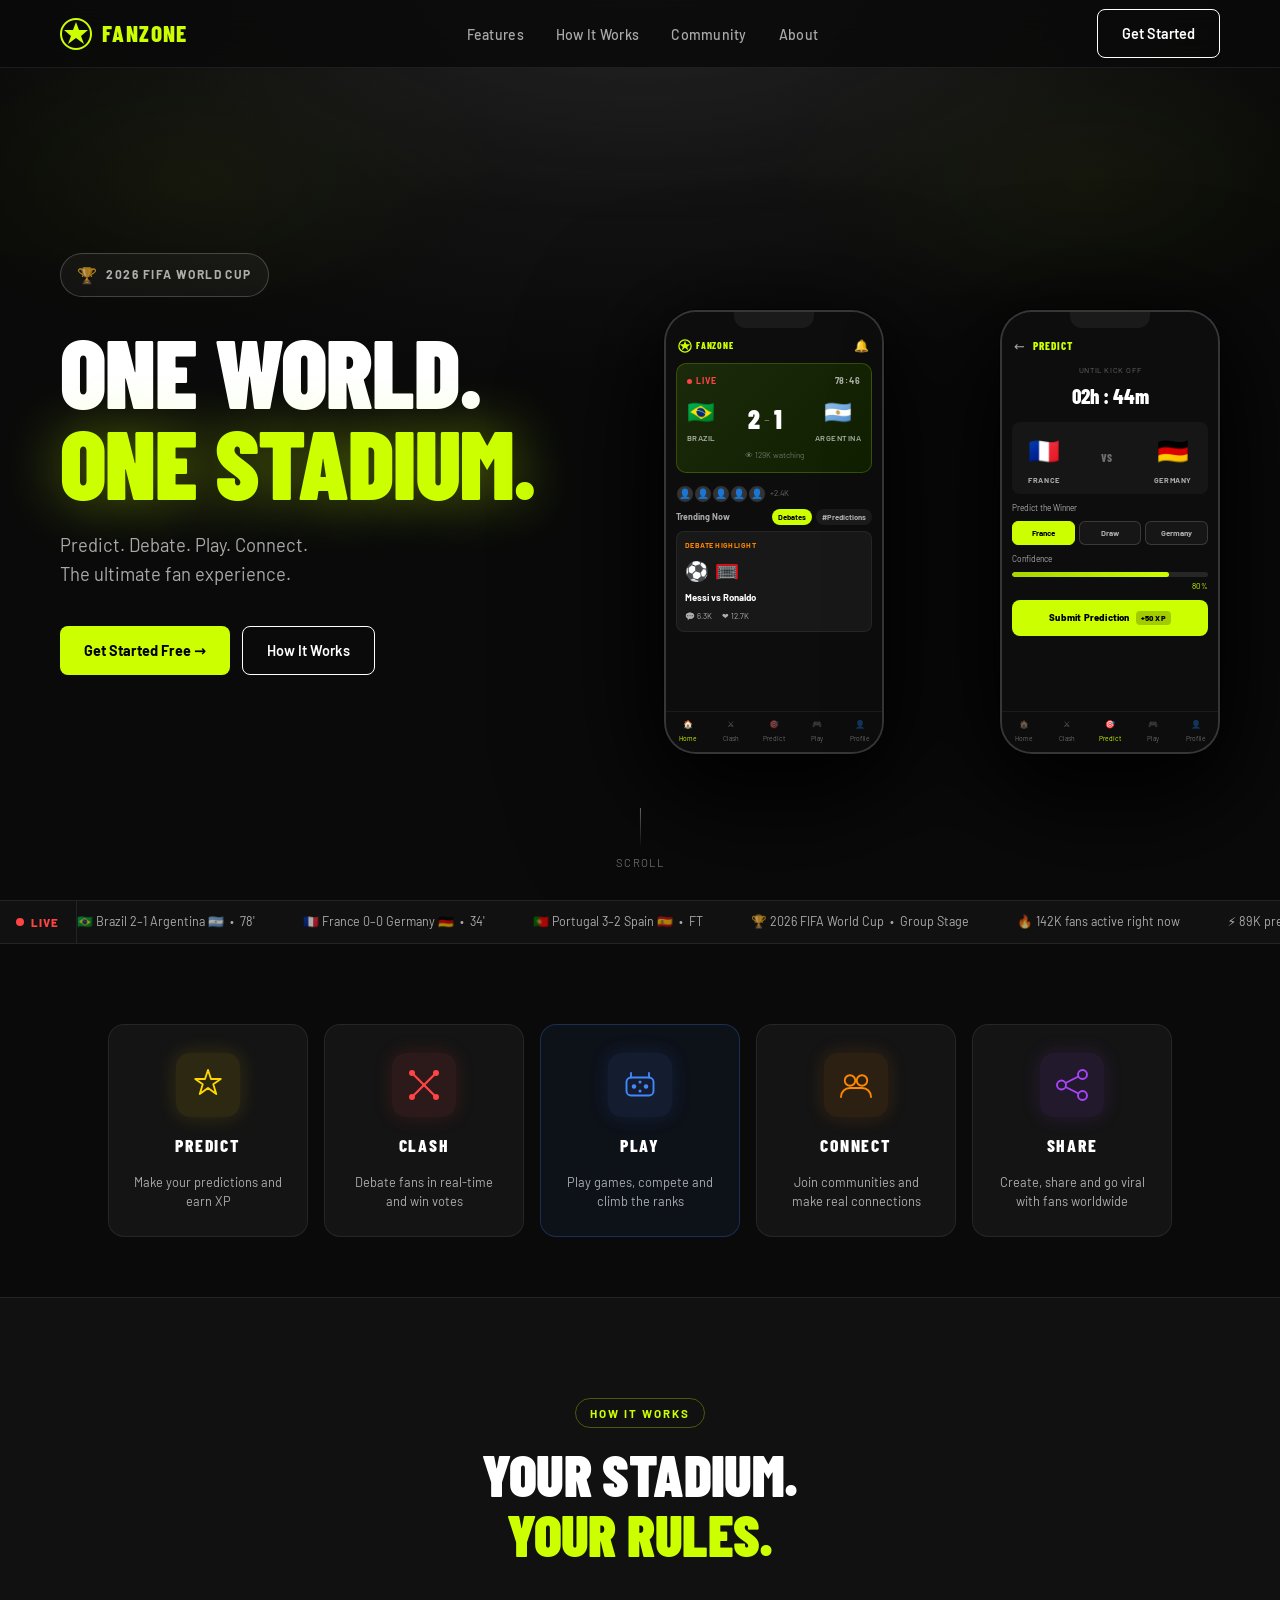
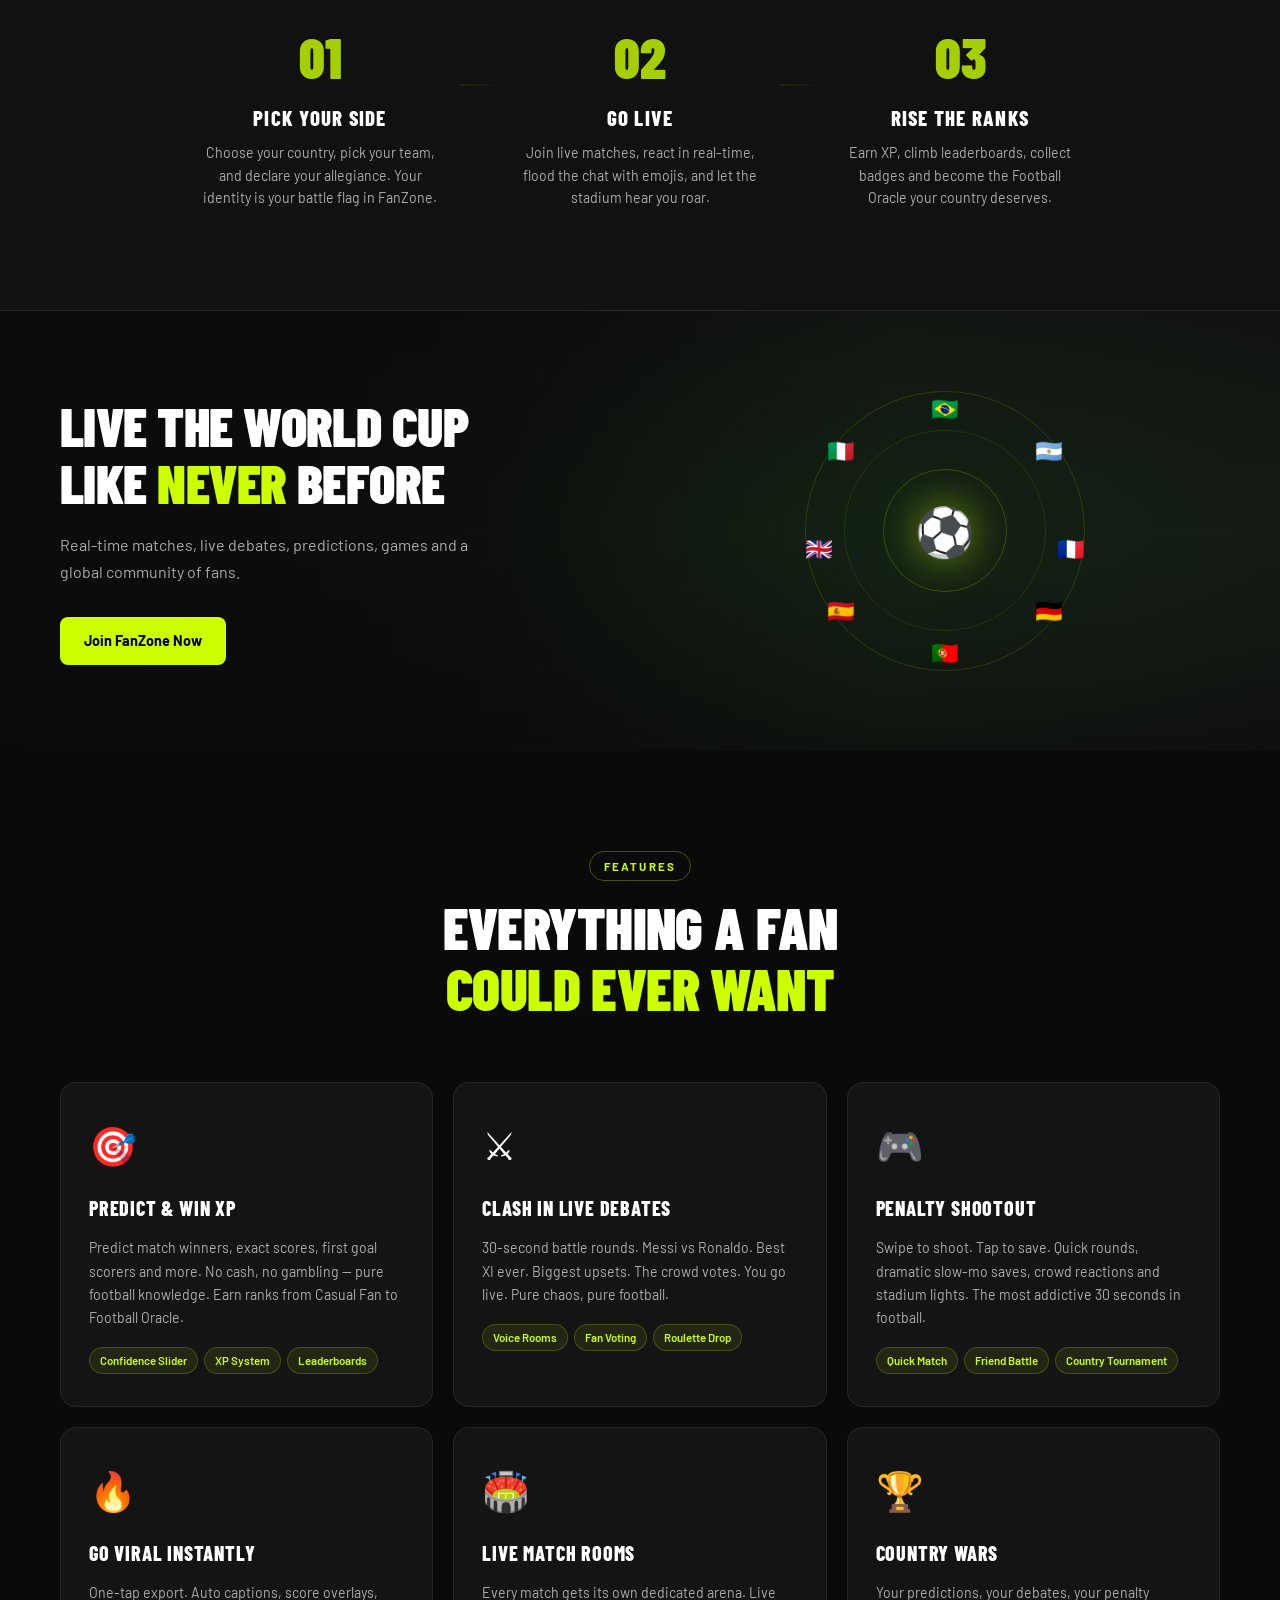
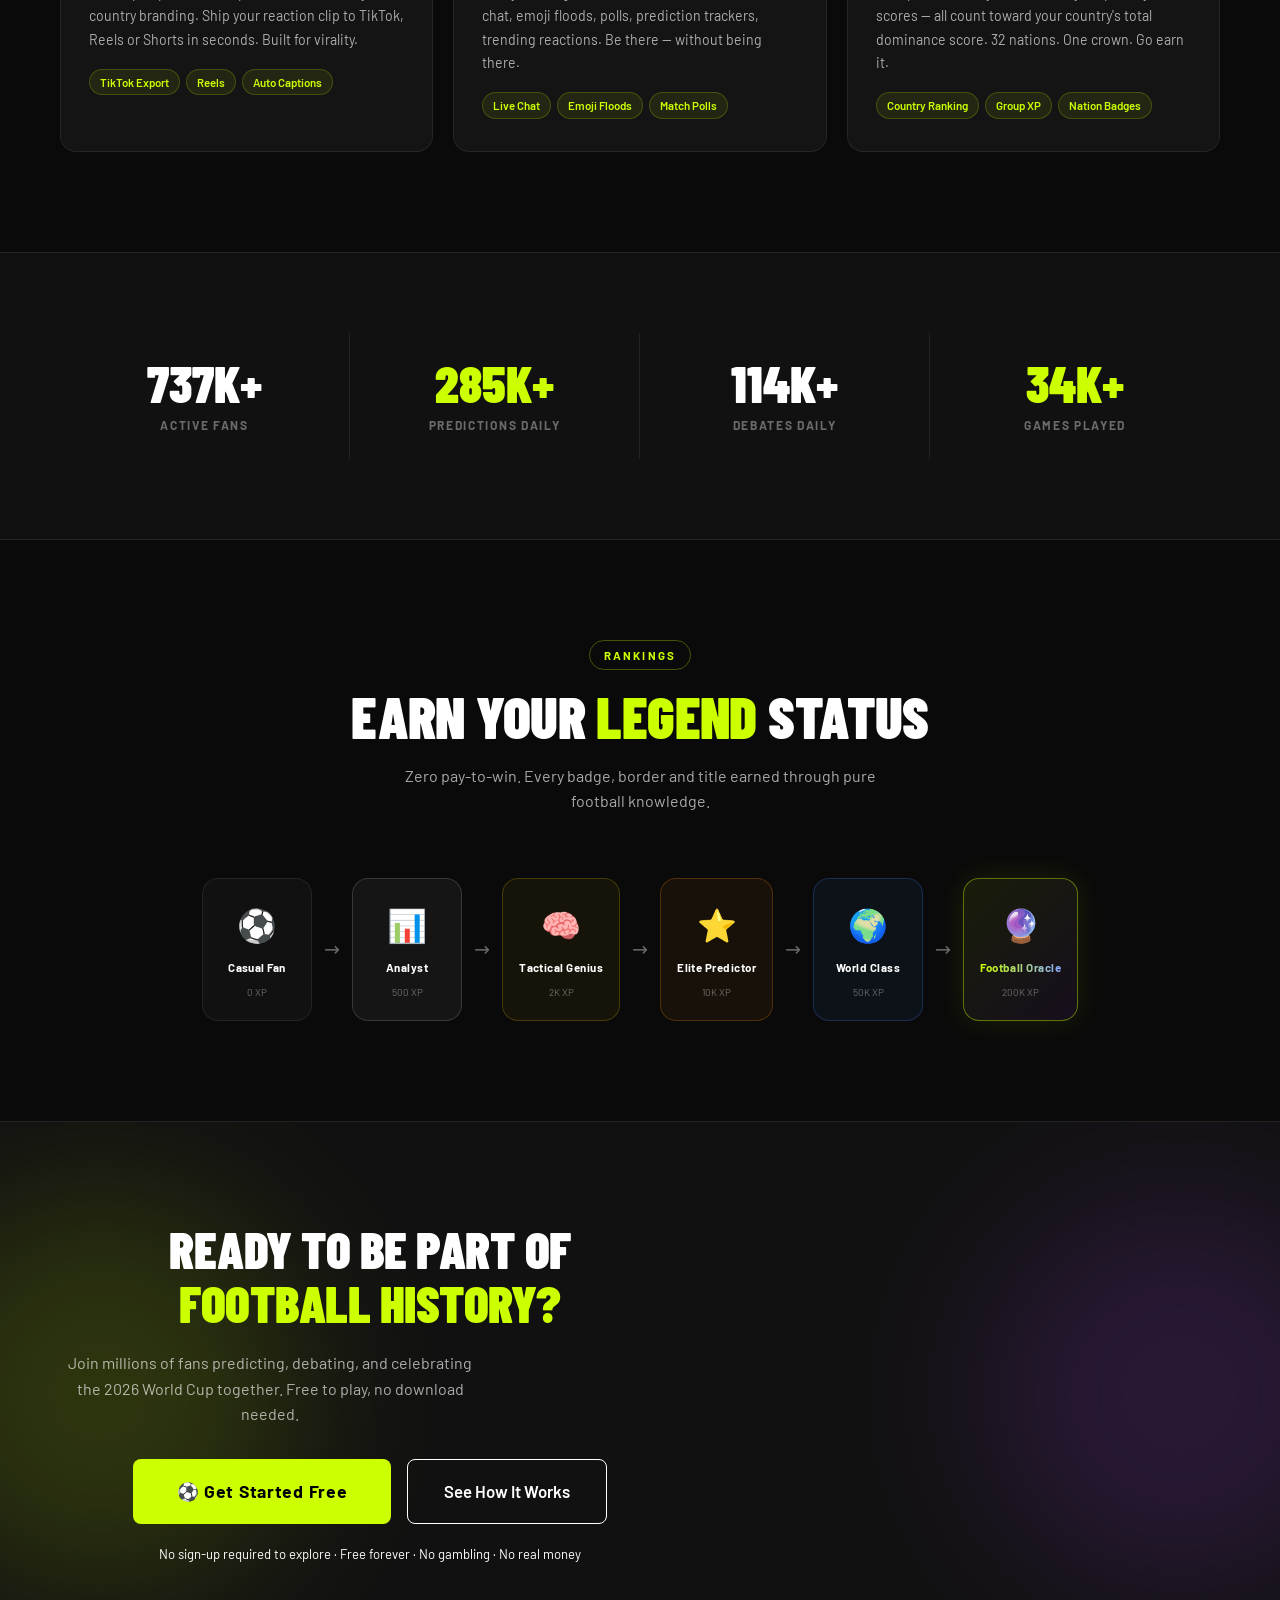
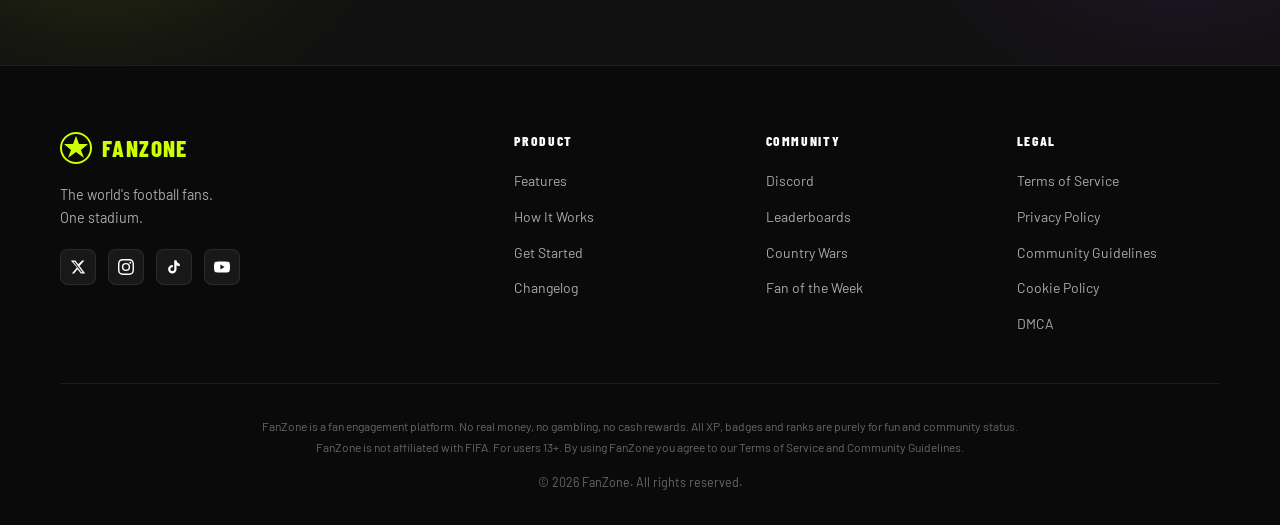
<file: index.html>
<!DOCTYPE html>
<html lang="en">
<head>
  <meta charset="UTF-8" />
  <meta name="viewport" content="width=device-width, initial-scale=1.0" />
  <meta name="description" content="FanZone — The world's football fans. One stadium. Predict, Debate, Play, Connect for the 2026 FIFA World Cup." />
  <meta name="theme-color" content="#0a0a0a" />
  <title>FanZone — One World. One Stadium. | 2026 FIFA World Cup</title>

  <!-- Open Graph -->
  <meta property="og:title" content="FanZone — One World. One Stadium." />
  <meta property="og:description" content="Predict. Debate. Play. Connect. The ultimate football fan experience for the 2026 FIFA World Cup." />
  <meta property="og:type" content="website" />

  <link rel="preconnect" href="https://fonts.googleapis.com" />
  <link rel="preconnect" href="https://fonts.gstatic.com" crossorigin />
  <link href="https://fonts.googleapis.com/css2?family=Barlow+Condensed:wght@400;600;700;800;900&family=Barlow:wght@400;500;600;700&display=swap" rel="stylesheet" />

  <link rel="stylesheet" href="styles.css" />
</head>
<body>

  <!-- ═══════════════════════════════════
       NAVIGATION
  ═══════════════════════════════════ -->
  <nav class="nav" id="nav">
    <div class="nav__inner">
      <a href="#" class="nav__logo" aria-label="FanZone Home">
        <div class="nav__logo-icon">
          <svg viewBox="0 0 32 32" fill="none" xmlns="http://www.w3.org/2000/svg">
            <circle cx="16" cy="16" r="15" stroke="#CCFF00" stroke-width="2"/>
            <path d="M16 4 L19 12 L28 12 L21 18 L24 26 L16 20 L8 26 L11 18 L4 12 L13 12 Z" fill="#CCFF00"/>
          </svg>
        </div>
        <span class="nav__logo-text">FANZONE</span>
      </a>

      <ul class="nav__links" id="navLinks">
        <li><a href="#features" class="nav__link">Features</a></li>
        <li><a href="#how-it-works" class="nav__link">How It Works</a></li>
        <li><a href="#community" class="nav__link">Community</a></li>
        <li><a href="#about" class="nav__link">About</a></li>
      </ul>

      <div class="nav__actions">
        <a href="/game/" class="btn btn--outline">Get Started</a>
        <button class="nav__hamburger" id="hamburger" aria-label="Open menu" aria-expanded="false">
          <span></span><span></span><span></span>
        </button>
      </div>
    </div>

    <!-- Mobile menu -->
    <div class="nav__mobile" id="mobileMenu">
      <ul>
        <li><a href="#features" class="nav__link">Features</a></li>
        <li><a href="#how-it-works" class="nav__link">How It Works</a></li>
        <li><a href="#community" class="nav__link">Community</a></li>
        <li><a href="#about" class="nav__link">About</a></li>
        <li><a href="/game/" class="btn btn--outline btn--full">Get Started</a></li>
      </ul>
    </div>
  </nav>

  <main>

    <!-- ═══════════════════════════════════
         HERO
    ═══════════════════════════════════ -->
    <section class="hero" id="hero">
      <div class="hero__bg">
        <div class="hero__lights"></div>
        <div class="hero__particles" id="particles"></div>
      </div>

      <div class="hero__inner">
        <div class="hero__content">
          <div class="hero__badge" data-animate="fade-up">
            <span class="hero__badge-icon">🏆</span>
            <span>2026 FIFA WORLD CUP</span>
          </div>

          <h1 class="hero__headline" data-animate="fade-up" data-delay="100">
            <span class="hero__headline-white">ONE WORLD.</span>
            <span class="hero__headline-green">ONE STADIUM.</span>
          </h1>

          <p class="hero__sub" data-animate="fade-up" data-delay="200">
            Predict. Debate. Play. Connect.<br />The ultimate fan experience.
          </p>

          <div class="hero__cta" data-animate="fade-up" data-delay="300">
            <a href="/game/" class="btn btn--solid">Get Started Free →</a>
            <a href="#how-it-works" class="btn btn--outline">How It Works</a>
          </div>
        </div>

        <!-- Phone Mockups -->
        <div class="hero__phones" data-animate="fade-up" data-delay="150">
          <div class="phone phone--left">
            <div class="phone__frame">
              <div class="phone__screen">
                <div class="phone__notch"></div>

                <div class="phone__app-bar">
                  <div class="phone__app-logo">
                    <svg viewBox="0 0 16 16" fill="none"><circle cx="8" cy="8" r="7" stroke="#CCFF00" stroke-width="1.5"/><path d="M8 2 L9.5 6 L14 6 L10.5 9 L12 13 L8 10 L4 13 L5.5 9 L2 6 L6.5 6 Z" fill="#CCFF00"/></svg>
                    FANZONE
                  </div>
                  <div class="phone__notif">🔔</div>
                </div>

                <div class="phone__live-card">
                  <div class="phone__live-badge">
                    <span class="live-dot"></span> LIVE
                    <span class="phone__live-time">78:45</span>
                  </div>
                  <div class="phone__match">
                    <div class="phone__team">
                      <span class="phone__flag">🇧🇷</span>
                      <span class="phone__team-name">Brazil</span>
                    </div>
                    <div class="phone__score">
                      <span class="phone__score-num">2</span>
                      <span class="phone__score-sep">-</span>
                      <span class="phone__score-num">1</span>
                    </div>
                    <div class="phone__team">
                      <span class="phone__flag">🇦🇷</span>
                      <span class="phone__team-name">Argentina</span>
                    </div>
                  </div>
                  <div class="phone__viewers">👁 129K watching</div>
                </div>

                <div class="phone__avatars">
                  <div class="phone__avatar-row">
                    <span class="phone__avatar">👤</span>
                    <span class="phone__avatar">👤</span>
                    <span class="phone__avatar">👤</span>
                    <span class="phone__avatar">👤</span>
                    <span class="phone__avatar">👤</span>
                    <span class="phone__avatar-more">+2.4K</span>
                  </div>
                </div>

                <div class="phone__trending-label">
                  Trending Now
                  <span class="phone__trending-tabs">
                    <span class="phone__tab active">Debates</span>
                    <span class="phone__tab">#Predictions</span>
                  </span>
                </div>

                <div class="phone__debate-card">
                  <div class="phone__debate-badge">Debate Highlight</div>
                  <div class="phone__debate-faces">
                    <span class="phone__face">⚽</span>
                    <span class="phone__face">🥅</span>
                  </div>
                  <div class="phone__debate-title">Messi vs Ronaldo</div>
                  <div class="phone__debate-stats">
                    <span>💬 6.3K</span>
                    <span>❤️ 12.7K</span>
                  </div>
                </div>

                <div class="phone__bottom-nav">
                  <div class="phone__nav-item active">🏠<span>Home</span></div>
                  <div class="phone__nav-item">⚔️<span>Clash</span></div>
                  <div class="phone__nav-item">🎯<span>Predict</span></div>
                  <div class="phone__nav-item">🎮<span>Play</span></div>
                  <div class="phone__nav-item">👤<span>Profile</span></div>
                </div>
              </div>
            </div>
          </div>

          <div class="phone phone--right">
            <div class="phone__frame">
              <div class="phone__screen">
                <div class="phone__notch"></div>

                <div class="phone__predict-header">
                  <div class="phone__predict-back">←</div>
                  <div class="phone__predict-title">PREDICT</div>
                </div>

                <div class="phone__countdown">
                  <div class="phone__countdown-label">UNTIL KICK OFF</div>
                  <div class="phone__countdown-time">02h : 45m</div>
                </div>

                <div class="phone__predict-match">
                  <div class="phone__predict-team">
                    <span class="phone__predict-flag">🇫🇷</span>
                    <span class="phone__predict-name">FRANCE</span>
                  </div>
                  <div class="phone__predict-vs">VS</div>
                  <div class="phone__predict-team">
                    <span class="phone__predict-flag">🇩🇪</span>
                    <span class="phone__predict-name">GERMANY</span>
                  </div>
                </div>

                <div class="phone__predict-options">
                  <div class="phone__predict-label">Predict the Winner</div>
                  <div class="phone__predict-btns">
                    <button class="phone__predict-btn active">France</button>
                    <button class="phone__predict-btn">Draw</button>
                    <button class="phone__predict-btn">Germany</button>
                  </div>
                </div>

                <div class="phone__confidence">
                  <div class="phone__confidence-label">Confidence</div>
                  <div class="phone__confidence-bar">
                    <div class="phone__confidence-fill" style="width:80%"></div>
                  </div>
                  <div class="phone__confidence-val">80%</div>
                </div>

                <button class="phone__submit-btn">
                  Submit Prediction
                  <span class="phone__xp">+50 XP</span>
                </button>

                <div class="phone__bottom-nav">
                  <div class="phone__nav-item">🏠<span>Home</span></div>
                  <div class="phone__nav-item">⚔️<span>Clash</span></div>
                  <div class="phone__nav-item active">🎯<span>Predict</span></div>
                  <div class="phone__nav-item">🎮<span>Play</span></div>
                  <div class="phone__nav-item">👤<span>Profile</span></div>
                </div>
              </div>
            </div>
          </div>
        </div>
      </div>

      <!-- Scroll indicator -->
      <div class="hero__scroll">
        <div class="hero__scroll-line"></div>
        <span>Scroll</span>
      </div>
    </section>

    <!-- ═══════════════════════════════════
         LIVE TICKER
    ═══════════════════════════════════ -->
    <div class="ticker" aria-label="Live match updates">
      <div class="ticker__label">
        <span class="live-dot"></span> LIVE
      </div>
      <div class="ticker__track">
        <div class="ticker__inner" id="tickerInner">
          <span>🇧🇷 Brazil 2–1 Argentina 🇦🇷 &nbsp;•&nbsp; 78'</span>
          <span>🇫🇷 France 0–0 Germany 🇩🇪 &nbsp;•&nbsp; 34'</span>
          <span>🇵🇹 Portugal 3–2 Spain 🇪🇸 &nbsp;•&nbsp; FT</span>
          <span>🏆 2026 FIFA World Cup &nbsp;•&nbsp; Group Stage</span>
          <span>🔥 142K fans active right now</span>
          <span>⚡ 89K predictions submitted today</span>
          <span>🇧🇷 Brazil 2–1 Argentina 🇦🇷 &nbsp;•&nbsp; 78'</span>
          <span>🇫🇷 France 0–0 Germany 🇩🇪 &nbsp;•&nbsp; 34'</span>
          <span>🇵🇹 Portugal 3–2 Spain 🇪🇸 &nbsp;•&nbsp; FT</span>
          <span>🏆 2026 FIFA World Cup &nbsp;•&nbsp; Group Stage</span>
          <span>🔥 142K fans active right now</span>
          <span>⚡ 89K predictions submitted today</span>
        </div>
      </div>
    </div>

    <!-- ═══════════════════════════════════
         FEATURES
    ═══════════════════════════════════ -->
    <section class="features" id="features">
      <div class="container">
        <div class="features__grid">

          <div class="feature-card" data-animate="fade-up" data-delay="0">
            <div class="feature-card__icon feature-card__icon--predict">
              <svg viewBox="0 0 48 48" fill="none" xmlns="http://www.w3.org/2000/svg">
                <path d="M24 4L28 16H41L31 23L35 36L24 28L13 36L17 23L7 16H20L24 4Z" stroke="#FFD700" stroke-width="2.5" stroke-linejoin="round" fill="none"/>
              </svg>
            </div>
            <h3 class="feature-card__title">PREDICT</h3>
            <p class="feature-card__desc">Make your predictions and earn XP</p>
          </div>

          <div class="feature-card" data-animate="fade-up" data-delay="80">
            <div class="feature-card__icon feature-card__icon--clash">
              <svg viewBox="0 0 48 48" fill="none" xmlns="http://www.w3.org/2000/svg">
                <line x1="8" y1="40" x2="40" y2="8" stroke="#FF4444" stroke-width="3" stroke-linecap="round"/>
                <line x1="40" y1="40" x2="8" y2="8" stroke="#FF4444" stroke-width="3" stroke-linecap="round"/>
                <circle cx="8" cy="8" r="4" fill="#FF4444"/>
                <circle cx="40" cy="40" r="4" fill="#FF4444"/>
                <circle cx="40" cy="8" r="4" fill="#FF4444"/>
                <circle cx="8" cy="40" r="4" fill="#FF4444"/>
              </svg>
            </div>
            <h3 class="feature-card__title">CLASH</h3>
            <p class="feature-card__desc">Debate fans in real-time and win votes</p>
          </div>

          <div class="feature-card feature-card--highlighted" data-animate="fade-up" data-delay="160">
            <div class="feature-card__icon feature-card__icon--play">
              <svg viewBox="0 0 48 48" fill="none" xmlns="http://www.w3.org/2000/svg">
                <rect x="6" y="14" width="36" height="24" rx="6" stroke="#4488FF" stroke-width="2.5"/>
                <circle cx="16" cy="26" r="3" fill="#4488FF"/>
                <circle cx="24" cy="20" r="2" fill="#4488FF"/>
                <circle cx="24" cy="32" r="2" fill="#4488FF"/>
                <circle cx="32" cy="26" r="3" fill="#4488FF"/>
                <line x1="12" y1="8" x2="12" y2="14" stroke="#4488FF" stroke-width="2.5" stroke-linecap="round"/>
                <line x1="36" y1="8" x2="36" y2="14" stroke="#4488FF" stroke-width="2.5" stroke-linecap="round"/>
              </svg>
            </div>
            <h3 class="feature-card__title">PLAY</h3>
            <p class="feature-card__desc">Play games, compete and climb the ranks</p>
          </div>

          <div class="feature-card" data-animate="fade-up" data-delay="240">
            <div class="feature-card__icon feature-card__icon--connect">
              <svg viewBox="0 0 48 48" fill="none" xmlns="http://www.w3.org/2000/svg">
                <circle cx="16" cy="18" r="7" stroke="#FF8800" stroke-width="2.5"/>
                <circle cx="32" cy="18" r="7" stroke="#FF8800" stroke-width="2.5"/>
                <path d="M4 40c0-7 5.4-12 12-12h16c6.6 0 12 5 12 12" stroke="#FF8800" stroke-width="2.5" stroke-linecap="round"/>
              </svg>
            </div>
            <h3 class="feature-card__title">CONNECT</h3>
            <p class="feature-card__desc">Join communities and make real connections</p>
          </div>

          <div class="feature-card" data-animate="fade-up" data-delay="320">
            <div class="feature-card__icon feature-card__icon--share">
              <svg viewBox="0 0 48 48" fill="none" xmlns="http://www.w3.org/2000/svg">
                <circle cx="38" cy="10" r="6" stroke="#AA44FF" stroke-width="2.5"/>
                <circle cx="10" cy="24" r="6" stroke="#AA44FF" stroke-width="2.5"/>
                <circle cx="38" cy="38" r="6" stroke="#AA44FF" stroke-width="2.5"/>
                <line x1="16" y1="21" x2="32" y2="13" stroke="#AA44FF" stroke-width="2.5" stroke-linecap="round"/>
                <line x1="16" y1="27" x2="32" y2="35" stroke="#AA44FF" stroke-width="2.5" stroke-linecap="round"/>
              </svg>
            </div>
            <h3 class="feature-card__title">SHARE</h3>
            <p class="feature-card__desc">Create, share and go viral with fans worldwide</p>
          </div>

        </div>
      </div>
    </section>

    <!-- ═══════════════════════════════════
         HOW IT WORKS
    ═══════════════════════════════════ -->
    <section class="how-it-works" id="how-it-works">
      <div class="container">
        <div class="section-header" data-animate="fade-up">
          <div class="section-tag">HOW IT WORKS</div>
          <h2 class="section-title">Your Stadium.<br /><span class="text-green">Your Rules.</span></h2>
        </div>

        <div class="steps">
          <div class="step" data-animate="fade-up" data-delay="0">
            <div class="step__number">01</div>
            <div class="step__content">
              <h3>Pick Your Side</h3>
              <p>Choose your country, pick your team, and declare your allegiance. Your identity is your battle flag in FanZone.</p>
            </div>
          </div>
          <div class="step__connector"></div>
          <div class="step" data-animate="fade-up" data-delay="100">
            <div class="step__number">02</div>
            <div class="step__content">
              <h3>Go Live</h3>
              <p>Join live matches, react in real-time, flood the chat with emojis, and let the stadium hear you roar.</p>
            </div>
          </div>
          <div class="step__connector"></div>
          <div class="step" data-animate="fade-up" data-delay="200">
            <div class="step__number">03</div>
            <div class="step__content">
              <h3>Rise the Ranks</h3>
              <p>Earn XP, climb leaderboards, collect badges and become the Football Oracle your country deserves.</p>
            </div>
          </div>
        </div>
      </div>
    </section>

    <!-- ═══════════════════════════════════
         LIVE EXPERIENCE BANNER
    ═══════════════════════════════════ -->
    <section class="banner" id="community">
      <div class="banner__bg">
        <div class="banner__stadium-overlay"></div>
        <div class="banner__gradient"></div>
      </div>
      <div class="container">
        <div class="banner__inner">
          <div class="banner__content" data-animate="fade-up">
            <h2 class="banner__title">
              LIVE THE WORLD CUP<br />
              LIKE <span class="text-green">NEVER</span> BEFORE
            </h2>
            <p class="banner__desc">
              Real-time matches, live debates, predictions, games and a global community of fans.
            </p>
            <a href="/game/" class="btn btn--solid">Join FanZone Now</a>
          </div>
          <div class="banner__visual" data-animate="fade-up" data-delay="100">
            <div class="banner__stadium-art">
              <div class="stadium-ring stadium-ring--1"></div>
              <div class="stadium-ring stadium-ring--2"></div>
              <div class="stadium-ring stadium-ring--3"></div>
              <div class="stadium-center">
                <div class="stadium-ball">⚽</div>
                <div class="stadium-pulse"></div>
              </div>
              <div class="stadium-fans">
                <span>🇧🇷</span><span>🇦🇷</span><span>🇫🇷</span>
                <span>🇩🇪</span><span>🇵🇹</span><span>🇪🇸</span>
                <span>🇬🇧</span><span>🇮🇹</span>
              </div>
            </div>
          </div>
        </div>
      </div>
    </section>

    <!-- ═══════════════════════════════════
         FEATURES DEEP DIVE
    ═══════════════════════════════════ -->
    <section class="deep-features" id="about">
      <div class="container">
        <div class="section-header" data-animate="fade-up">
          <div class="section-tag">FEATURES</div>
          <h2 class="section-title">Everything a Fan<br /><span class="text-green">Could Ever Want</span></h2>
        </div>

        <div class="deep-features__grid">
          <div class="deep-feature" data-animate="fade-up" data-delay="0">
            <div class="deep-feature__icon">🎯</div>
            <h3>Predict & Win XP</h3>
            <p>Predict match winners, exact scores, first goal scorers and more. No cash, no gambling — pure football knowledge. Earn ranks from Casual Fan to Football Oracle.</p>
            <div class="deep-feature__tags">
              <span>Confidence Slider</span>
              <span>XP System</span>
              <span>Leaderboards</span>
            </div>
          </div>

          <div class="deep-feature" data-animate="fade-up" data-delay="80">
            <div class="deep-feature__icon">⚔️</div>
            <h3>Clash in Live Debates</h3>
            <p>30-second battle rounds. Messi vs Ronaldo. Best XI ever. Biggest upsets. The crowd votes. You go live. Pure chaos, pure football.</p>
            <div class="deep-feature__tags">
              <span>Voice Rooms</span>
              <span>Fan Voting</span>
              <span>Roulette Drop</span>
            </div>
          </div>

          <div class="deep-feature" data-animate="fade-up" data-delay="160">
            <div class="deep-feature__icon">🎮</div>
            <h3>Penalty Shootout</h3>
            <p>Swipe to shoot. Tap to save. Quick rounds, dramatic slow-mo saves, crowd reactions and stadium lights. The most addictive 30 seconds in football.</p>
            <div class="deep-feature__tags">
              <span>Quick Match</span>
              <span>Friend Battle</span>
              <span>Country Tournament</span>
            </div>
          </div>

          <div class="deep-feature" data-animate="fade-up" data-delay="240">
            <div class="deep-feature__icon">🔥</div>
            <h3>Go Viral Instantly</h3>
            <p>One-tap export. Auto captions, score overlays, country branding. Ship your reaction clip to TikTok, Reels or Shorts in seconds. Built for virality.</p>
            <div class="deep-feature__tags">
              <span>TikTok Export</span>
              <span>Reels</span>
              <span>Auto Captions</span>
            </div>
          </div>

          <div class="deep-feature" data-animate="fade-up" data-delay="320">
            <div class="deep-feature__icon">🏟️</div>
            <h3>Live Match Rooms</h3>
            <p>Every match gets its own dedicated arena. Live chat, emoji floods, polls, prediction trackers, trending reactions. Be there — without being there.</p>
            <div class="deep-feature__tags">
              <span>Live Chat</span>
              <span>Emoji Floods</span>
              <span>Match Polls</span>
            </div>
          </div>

          <div class="deep-feature" data-animate="fade-up" data-delay="400">
            <div class="deep-feature__icon">🏆</div>
            <h3>Country Wars</h3>
            <p>Your predictions, your debates, your penalty scores — all count toward your country's total dominance score. 32 nations. One crown. Go earn it.</p>
            <div class="deep-feature__tags">
              <span>Country Ranking</span>
              <span>Group XP</span>
              <span>Nation Badges</span>
            </div>
          </div>
        </div>
      </div>
    </section>

    <!-- ═══════════════════════════════════
         STATS
    ═══════════════════════════════════ -->
    <section class="stats">
      <div class="container">
        <div class="stats__grid">
          <div class="stat" data-animate="counter" data-target="1000000" data-delay="0">
            <div class="stat__number" data-count="1000000">1M+</div>
            <div class="stat__label">ACTIVE FANS</div>
          </div>
          <div class="stat" data-animate="counter" data-target="500000" data-delay="100">
            <div class="stat__number stat__number--green" data-count="500000">500K+</div>
            <div class="stat__label">PREDICTIONS DAILY</div>
          </div>
          <div class="stat" data-animate="counter" data-target="250000" data-delay="200">
            <div class="stat__number" data-count="250000">250K+</div>
            <div class="stat__label">DEBATES DAILY</div>
          </div>
          <div class="stat" data-animate="counter" data-target="100000" data-delay="300">
            <div class="stat__number stat__number--green" data-count="100000">100K+</div>
            <div class="stat__label">GAMES PLAYED</div>
          </div>
        </div>
      </div>
    </section>

    <!-- ═══════════════════════════════════
         RANKS SHOWCASE
    ═══════════════════════════════════ -->
    <section class="ranks">
      <div class="container">
        <div class="section-header" data-animate="fade-up">
          <div class="section-tag">RANKINGS</div>
          <h2 class="section-title">Earn Your <span class="text-green">Legend</span> Status</h2>
          <p class="section-sub">Zero pay-to-win. Every badge, border and title earned through pure football knowledge.</p>
        </div>

        <div class="ranks__track" data-animate="fade-up" data-delay="100">
          <div class="rank-badge rank-badge--1">
            <div class="rank-badge__icon">⚽</div>
            <div class="rank-badge__name">Casual Fan</div>
            <div class="rank-badge__xp">0 XP</div>
          </div>
          <div class="ranks__arrow">→</div>
          <div class="rank-badge rank-badge--2">
            <div class="rank-badge__icon">📊</div>
            <div class="rank-badge__name">Analyst</div>
            <div class="rank-badge__xp">500 XP</div>
          </div>
          <div class="ranks__arrow">→</div>
          <div class="rank-badge rank-badge--3">
            <div class="rank-badge__icon">🧠</div>
            <div class="rank-badge__name">Tactical Genius</div>
            <div class="rank-badge__xp">2K XP</div>
          </div>
          <div class="ranks__arrow">→</div>
          <div class="rank-badge rank-badge--4">
            <div class="rank-badge__icon">⭐</div>
            <div class="rank-badge__name">Elite Predictor</div>
            <div class="rank-badge__xp">10K XP</div>
          </div>
          <div class="ranks__arrow">→</div>
          <div class="rank-badge rank-badge--5">
            <div class="rank-badge__icon">🌍</div>
            <div class="rank-badge__name">World Class</div>
            <div class="rank-badge__xp">50K XP</div>
          </div>
          <div class="ranks__arrow">→</div>
          <div class="rank-badge rank-badge--6">
            <div class="rank-badge__icon">🔮</div>
            <div class="rank-badge__name">Football Oracle</div>
            <div class="rank-badge__xp">200K XP</div>
          </div>
        </div>
      </div>
    </section>

    <!-- ═══════════════════════════════════
         GET STARTED / CTA
    ═══════════════════════════════════ -->
    <section class="download" id="get-started">
      <div class="download__bg">
        <div class="download__glow download__glow--left"></div>
        <div class="download__glow download__glow--right"></div>
      </div>
      <div class="container">
        <div class="download__inner" style="justify-content:center;text-align:center;flex-direction:column;align-items:center;gap:32px">
          <div class="download__content" data-animate="fade-up" style="max-width:620px">
            <h2 class="download__title">
              READY TO BE PART OF<br />
              <span class="text-green">FOOTBALL HISTORY?</span>
            </h2>
            <p class="download__desc">
              Join millions of fans predicting, debating, and celebrating the 2026 World Cup together. Free to play, no download needed.
            </p>
            <div class="download__stores" style="justify-content:center;flex-wrap:wrap;gap:16px">
              <a href="/game/" class="btn btn--solid btn--store-large" style="padding:18px 44px;font-size:1.1rem;letter-spacing:.04em">
                ⚽ Get Started Free
              </a>
              <a href="#how-it-works" class="btn btn--outline btn--store-large" style="padding:18px 36px;font-size:1.05rem">
                See How It Works
              </a>
            </div>
            <p style="margin-top:20px;font-size:.82rem;color:var(--text-muted)">No sign-up required to explore · Free forever · No gambling · No real money</p>
          </div>
        </div>
      </div>
    </section>

  </main>

  <!-- ═══════════════════════════════════
       FOOTER
  ═══════════════════════════════════ -->
  <footer class="footer">
    <div class="container">
      <div class="footer__top">
        <div class="footer__brand">
          <a href="#" class="nav__logo footer__logo">
            <div class="nav__logo-icon">
              <svg viewBox="0 0 32 32" fill="none"><circle cx="16" cy="16" r="15" stroke="#CCFF00" stroke-width="2"/><path d="M16 4 L19 12 L28 12 L21 18 L24 26 L16 20 L8 26 L11 18 L4 12 L13 12 Z" fill="#CCFF00"/></svg>
            </div>
            <span class="nav__logo-text">FANZONE</span>
          </a>
          <p class="footer__tagline">The world's football fans.<br />One stadium.</p>
          <div class="footer__socials">
            <a href="#" class="footer__social" aria-label="Twitter/X">
              <svg viewBox="0 0 24 24" fill="currentColor"><path d="M18.244 2.25h3.308l-7.227 8.26 8.502 11.24H16.17l-4.714-6.231-5.401 6.231H2.744l7.73-8.835L1.254 2.25H8.08l4.259 5.631zm-1.161 17.52h1.833L7.084 4.126H5.117z"/></svg>
            </a>
            <a href="#" class="footer__social" aria-label="Instagram">
              <svg viewBox="0 0 24 24" fill="currentColor"><path d="M12 2.163c3.204 0 3.584.012 4.85.07 3.252.148 4.771 1.691 4.919 4.919.058 1.265.069 1.645.069 4.849 0 3.205-.012 3.584-.069 4.849-.149 3.225-1.664 4.771-4.919 4.919-1.266.058-1.644.07-4.85.07-3.204 0-3.584-.012-4.849-.07-3.26-.149-4.771-1.699-4.919-4.92-.058-1.265-.07-1.644-.07-4.849 0-3.204.013-3.583.07-4.849.149-3.227 1.664-4.771 4.919-4.919 1.266-.057 1.645-.069 4.849-.069zM12 0C8.741 0 8.333.014 7.053.072 2.695.272.273 2.69.073 7.052.014 8.333 0 8.741 0 12c0 3.259.014 3.668.072 4.948.2 4.358 2.618 6.78 6.98 6.98C8.333 23.986 8.741 24 12 24c3.259 0 3.668-.014 4.948-.072 4.354-.2 6.782-2.618 6.979-6.98.059-1.28.073-1.689.073-4.948 0-3.259-.014-3.667-.072-4.947-.196-4.354-2.617-6.78-6.979-6.98C15.668.014 15.259 0 12 0zm0 5.838a6.162 6.162 0 100 12.324 6.162 6.162 0 000-12.324zM12 16a4 4 0 110-8 4 4 0 010 8zm6.406-11.845a1.44 1.44 0 100 2.881 1.44 1.44 0 000-2.881z"/></svg>
            </a>
            <a href="#" class="footer__social" aria-label="TikTok">
              <svg viewBox="0 0 24 24" fill="currentColor"><path d="M19.59 6.69a4.83 4.83 0 01-3.77-4.25V2h-3.45v13.67a2.89 2.89 0 01-2.88 2.5 2.89 2.89 0 01-2.89-2.89 2.89 2.89 0 012.89-2.89c.28 0 .54.04.79.1V9.01a6.33 6.33 0 00-.79-.05 6.34 6.34 0 00-6.34 6.34 6.34 6.34 0 006.34 6.34 6.34 6.34 0 006.33-6.34V9.36a8.16 8.16 0 004.77 1.52V7.44a4.85 4.85 0 01-1-.75z"/></svg>
            </a>
            <a href="#" class="footer__social" aria-label="YouTube">
              <svg viewBox="0 0 24 24" fill="currentColor"><path d="M23.495 6.205a3.007 3.007 0 00-2.088-2.088c-1.87-.501-9.396-.501-9.396-.501s-7.507-.01-9.396.501A3.007 3.007 0 00.527 6.205a31.247 31.247 0 00-.522 5.805 31.247 31.247 0 00.522 5.783 3.007 3.007 0 002.088 2.088c1.868.502 9.396.502 9.396.502s7.506 0 9.396-.502a3.007 3.007 0 002.088-2.088 31.247 31.247 0 00.5-5.783 31.247 31.247 0 00-.5-5.805zM9.609 15.601V8.408l6.264 3.602z"/></svg>
            </a>
          </div>
        </div>

        <div class="footer__links-group">
          <h4>Product</h4>
          <ul>
            <li><a href="#features">Features</a></li>
            <li><a href="#how-it-works">How It Works</a></li>
            <li><a href="/game/">Get Started</a></li>
            <li><a href="#">Changelog</a></li>
          </ul>
        </div>

        <div class="footer__links-group">
          <h4>Community</h4>
          <ul>
            <li><a href="#">Discord</a></li>
            <li><a href="#">Leaderboards</a></li>
            <li><a href="#">Country Wars</a></li>
            <li><a href="#">Fan of the Week</a></li>
          </ul>
        </div>

        <div class="footer__links-group">
          <h4>Legal</h4>
          <ul>
            <li><a href="#" id="termsLink">Terms of Service</a></li>
            <li><a href="#" id="privacyLink">Privacy Policy</a></li>
            <li><a href="#">Community Guidelines</a></li>
            <li><a href="#">Cookie Policy</a></li>
            <li><a href="#">DMCA</a></li>
          </ul>
        </div>
      </div>

      <div class="footer__bottom">
        <p class="footer__legal-note">
          FanZone is a fan engagement platform. No real money, no gambling, no cash rewards. All XP, badges and ranks are purely for fun and community status. FanZone is not affiliated with FIFA. For users 13+. By using FanZone you agree to our Terms of Service and Community Guidelines.
        </p>
        <p class="footer__copy">© 2026 FanZone. All rights reserved.</p>
      </div>
    </div>
  </footer>

  <!-- ═══════════════════════════════════
       LEGAL MODALS
  ═══════════════════════════════════ -->
  <div class="modal" id="termsModal" role="dialog" aria-modal="true" aria-labelledby="termsTitle">
    <div class="modal__backdrop" data-close-modal></div>
    <div class="modal__box">
      <button class="modal__close" data-close-modal aria-label="Close">✕</button>
      <h2 id="termsTitle">Terms of Service</h2>
      <div class="modal__body">
        <p><strong>Effective Date:</strong> June 1, 2026</p>
        <h3>1. Acceptance</h3>
        <p>By downloading or using FanZone, you agree to be bound by these Terms of Service. If you do not agree, do not use the platform.</p>
        <h3>2. Age Requirement</h3>
        <p>You must be at least 13 years old to use FanZone. Users under 18 must have parental consent.</p>
        <h3>3. No Gambling</h3>
        <p>FanZone is not a gambling platform. All XP, ranks, badges, and virtual rewards have no monetary value and cannot be exchanged for cash or real-world prizes. Predictions are purely for entertainment and fan engagement.</p>
        <h3>4. User-Generated Content</h3>
        <p>You retain ownership of content you post but grant FanZone a worldwide, non-exclusive license to use, display and distribute your content on the platform. You are solely responsible for your content.</p>
        <h3>5. Prohibited Conduct</h3>
        <p>You may not: post hate speech, harassment, or threats; impersonate others; spam; post illegal content; attempt to hack or disrupt the service; or violate any applicable laws.</p>
        <h3>6. Account Termination</h3>
        <p>FanZone may suspend or terminate accounts that violate these Terms at any time, with or without notice.</p>
        <h3>7. Moderation Rights</h3>
        <p>FanZone reserves the right to remove any content, suspend any user, and make moderation decisions at its sole discretion.</p>
        <h3>8. Disclaimer</h3>
        <p>FanZone is provided "as is" without warranties. We are not responsible for user-generated content or third-party services.</p>
        <h3>9. Limitation of Liability</h3>
        <p>FanZone's liability is limited to the maximum extent permitted by applicable law. We are not liable for indirect, incidental, or consequential damages.</p>
        <h3>10. Governing Law</h3>
        <p>These Terms are governed by the laws of the jurisdiction in which FanZone operates.</p>
        <h3>11. FIFA Disclaimer</h3>
        <p>FanZone is not affiliated with, sponsored by, or endorsed by FIFA or any national football association.</p>
      </div>
    </div>
  </div>

  <div class="modal" id="privacyModal" role="dialog" aria-modal="true" aria-labelledby="privacyTitle">
    <div class="modal__backdrop" data-close-modal></div>
    <div class="modal__box">
      <button class="modal__close" data-close-modal aria-label="Close">✕</button>
      <h2 id="privacyTitle">Privacy Policy</h2>
      <div class="modal__body">
        <p><strong>Effective Date:</strong> June 1, 2026</p>
        <h3>1. Data We Collect</h3>
        <p>We collect: account information (username, email, country); usage data (interactions, predictions, game scores); device data (device type, OS, app version); and optional data (profile photo, social connections).</p>
        <h3>2. How We Use Your Data</h3>
        <p>To provide and improve the platform; personalize your feed; display leaderboards; send notifications; detect abuse; comply with legal obligations.</p>
        <h3>3. Data Sharing</h3>
        <p>We do not sell your personal data. We may share data with: service providers who help operate the platform; law enforcement when required by law; third parties only with your consent.</p>
        <h3>4. GDPR Rights (EU Users)</h3>
        <p>You have the right to access, rectify, erase, restrict, and port your personal data. To exercise these rights, contact privacy@fanzone.app.</p>
        <h3>5. CCPA Rights (California Users)</h3>
        <p>California residents have the right to know what personal data we collect, delete personal data, and opt out of any sale (we do not sell data).</p>
        <h3>6. Cookies</h3>
        <p>We use essential cookies for functionality and analytics cookies to improve the service. You can manage cookie preferences in your account settings.</p>
        <h3>7. Data Retention</h3>
        <p>We retain account data while your account is active. Deleted accounts are purged within 30 days, except where retention is required by law.</p>
        <h3>8. Children's Privacy</h3>
        <p>We do not knowingly collect data from children under 13. If you believe a child has provided data, contact us immediately.</p>
        <h3>9. Security</h3>
        <p>We use industry-standard encryption, HTTPS, and JWT-based authentication. No security system is perfect; we will notify you of any breaches as required by law.</p>
        <h3>10. Contact</h3>
        <p>For privacy inquiries: privacy@fanzone.app</p>
      </div>
    </div>
  </div>

  <!-- Goal celebration overlay -->
  <div class="goal-celebration" id="goalCelebration" aria-hidden="true">
    <div class="goal-celebration__text">⚽ GOOOAL!</div>
    <div class="goal-celebration__confetti" id="confettiContainer"></div>
  </div>

  <script src="script.js"></script>
</body>
</html>
</file>
<file: styles.css>
/* ═══════════════════════════════════════════════════
   FANZONE — STYLES
   Dark mode first. Mobile first.
═══════════════════════════════════════════════════ */

/* ── Reset & Base ── */
*, *::before, *::after { box-sizing: border-box; margin: 0; padding: 0; }

:root {
  --green:        #CCFF00;
  --green-dim:    #a8d400;
  --green-glow:   rgba(204,255,0,0.25);
  --green-glow-sm:rgba(204,255,0,0.12);
  --bg:           #0a0a0a;
  --bg-1:         #111111;
  --bg-2:         #161616;
  --bg-3:         #1e1e1e;
  --bg-card:      #141414;
  --border:       rgba(255,255,255,0.08);
  --border-hover: rgba(204,255,0,0.3);
  --text:         #ffffff;
  --text-2:       rgba(255,255,255,0.65);
  --text-3:       rgba(255,255,255,0.38);
  --red:          #FF4444;
  --blue:         #4488FF;
  --orange:       #FF8800;
  --purple:       #AA44FF;
  --gold:         #FFD700;
  --radius-sm:    8px;
  --radius:       16px;
  --radius-lg:    24px;
  --radius-xl:    32px;
  --shadow:       0 4px 32px rgba(0,0,0,0.6);
  --shadow-green: 0 0 40px var(--green-glow);
  --font-display: 'Barlow Condensed', 'Impact', sans-serif;
  --font-body:    'Barlow', system-ui, sans-serif;
  --nav-h:        68px;
  --transition:   0.22s cubic-bezier(0.4,0,0.2,1);
}

html {
  scroll-behavior: smooth;
  font-size: 16px;
  -webkit-font-smoothing: antialiased;
}

body {
  background: var(--bg);
  color: var(--text);
  font-family: var(--font-body);
  line-height: 1.6;
  overflow-x: hidden;
}

a { color: inherit; text-decoration: none; }
ul { list-style: none; }
img, svg { display: block; }
button { cursor: pointer; border: none; background: none; font: inherit; }

.container {
  width: 100%;
  max-width: 1200px;
  margin: 0 auto;
  padding: 0 20px;
}

.text-green { color: var(--green); }

/* ── Utility Animations ── */
@keyframes pulse-dot {
  0%, 100% { opacity: 1; transform: scale(1); }
  50%       { opacity: 0.5; transform: scale(1.4); }
}
@keyframes ticker {
  from { transform: translateX(0); }
  to   { transform: translateX(-50%); }
}
@keyframes fade-up {
  from { opacity: 0; transform: translateY(28px); }
  to   { opacity: 1; transform: translateY(0); }
}
@keyframes fade-in {
  from { opacity: 0; }
  to   { opacity: 1; }
}
@keyframes float {
  0%, 100% { transform: translateY(0px) rotate(0deg); }
  33%       { transform: translateY(-14px) rotate(1.5deg); }
  66%       { transform: translateY(-8px) rotate(-1deg); }
}
@keyframes float-r {
  0%, 100% { transform: translateY(0px) rotate(0deg); }
  33%       { transform: translateY(-10px) rotate(-1.5deg); }
  66%       { transform: translateY(-18px) rotate(1deg); }
}
@keyframes spin-slow {
  from { transform: rotate(0deg); }
  to   { transform: rotate(360deg); }
}
@keyframes spin-rev {
  from { transform: rotate(0deg); }
  to   { transform: rotate(-360deg); }
}
@keyframes glow-pulse {
  0%, 100% { opacity: 0.6; }
  50%       { opacity: 1; }
}
@keyframes lights-on {
  0%   { opacity: 0; }
  50%  { opacity: 0.7; }
  70%  { opacity: 0.4; }
  100% { opacity: 0.6; }
}
@keyframes slide-in-up {
  from { opacity: 0; transform: translateY(60px) scale(0.97); }
  to   { opacity: 1; transform: translateY(0) scale(1); }
}
@keyframes celebration-pop {
  0%   { opacity: 0; transform: scale(0.4) translateY(20px); }
  60%  { opacity: 1; transform: scale(1.1) translateY(-10px); }
  100% { opacity: 0; transform: scale(1.2) translateY(-40px); }
}
@keyframes confetti-fall {
  0%   { transform: translateY(-10px) rotate(0deg); opacity: 1; }
  100% { transform: translateY(300px) rotate(720deg); opacity: 0; }
}
@keyframes rank-shimmer {
  0%   { background-position: -200% center; }
  100% { background-position: 200% center; }
}

/* Reduced motion */
@media (prefers-reduced-motion: reduce) {
  *, *::before, *::after { animation-duration: 0.01ms !important; transition-duration: 0.01ms !important; }
}

/* ─────────────────────────────────────
   BUTTONS
───────────────────────────────────── */
.btn {
  display: inline-flex;
  align-items: center;
  gap: 10px;
  padding: 12px 24px;
  border-radius: var(--radius-sm);
  font-family: var(--font-body);
  font-weight: 600;
  font-size: 0.9rem;
  transition: all var(--transition);
  cursor: pointer;
  white-space: nowrap;
}
.btn--outline {
  border: 1.5px solid var(--text);
  color: var(--text);
  background: transparent;
}
.btn--outline:hover {
  border-color: var(--green);
  color: var(--green);
  box-shadow: 0 0 16px var(--green-glow-sm);
}
.btn--solid {
  background: var(--green);
  color: #000;
  font-weight: 700;
  border: none;
}
.btn--solid:hover {
  background: #d4ff1a;
  box-shadow: 0 0 28px var(--green-glow);
  transform: translateY(-1px);
}
.btn--full { width: 100%; justify-content: center; }
.btn--store {
  background: rgba(255,255,255,0.06);
  border: 1px solid var(--border);
  color: white;
  padding: 10px 18px;
  border-radius: var(--radius-sm);
  flex-direction: row;
  gap: 12px;
}
.btn--store:hover {
  background: rgba(255,255,255,0.10);
  border-color: rgba(255,255,255,0.2);
  transform: translateY(-2px);
  box-shadow: var(--shadow);
}
.btn--store-large { padding: 14px 22px; }
.btn__store-icon { width: 22px; height: 22px; flex-shrink: 0; }
.btn__store-sub  { display: block; font-size: 0.68rem; opacity: 0.7; letter-spacing: 0.02em; }
.btn__store-main { display: block; font-size: 1rem; font-weight: 700; }

/* ─────────────────────────────────────
   LIVE DOT
───────────────────────────────────── */
.live-dot {
  display: inline-block;
  width: 8px; height: 8px;
  background: var(--red);
  border-radius: 50%;
  animation: pulse-dot 1.4s ease-in-out infinite;
  flex-shrink: 0;
}

/* ─────────────────────────────────────
   NAV
───────────────────────────────────── */
.nav {
  position: fixed;
  top: 0; left: 0; right: 0;
  z-index: 100;
  height: var(--nav-h);
  background: rgba(10,10,10,0.85);
  backdrop-filter: blur(16px);
  -webkit-backdrop-filter: blur(16px);
  border-bottom: 1px solid var(--border);
  transition: background var(--transition), box-shadow var(--transition);
}
.nav.scrolled {
  background: rgba(10,10,10,0.98);
  box-shadow: 0 2px 32px rgba(0,0,0,0.5);
}
.nav__inner {
  max-width: 1200px;
  margin: 0 auto;
  padding: 0 20px;
  height: 100%;
  display: flex;
  align-items: center;
  justify-content: space-between;
  gap: 24px;
}
.nav__logo {
  display: flex;
  align-items: center;
  gap: 10px;
  text-decoration: none;
}
.nav__logo-icon { width: 32px; height: 32px; flex-shrink: 0; }
.nav__logo-text {
  font-family: var(--font-display);
  font-weight: 800;
  font-size: 1.45rem;
  letter-spacing: 0.06em;
  color: var(--green);
}
.nav__links {
  display: flex;
  align-items: center;
  gap: 32px;
}
.nav__link {
  font-size: 0.88rem;
  font-weight: 500;
  color: var(--text-2);
  transition: color var(--transition);
  letter-spacing: 0.02em;
}
.nav__link:hover { color: var(--text); }
.nav__actions { display: flex; align-items: center; gap: 12px; }
.nav__hamburger {
  display: none;
  flex-direction: column;
  gap: 5px;
  padding: 4px;
}
.nav__hamburger span {
  display: block;
  width: 22px; height: 2px;
  background: var(--text);
  border-radius: 2px;
  transition: all var(--transition);
}
.nav__hamburger.open span:nth-child(1) { transform: translateY(7px) rotate(45deg); }
.nav__hamburger.open span:nth-child(2) { opacity: 0; }
.nav__hamburger.open span:nth-child(3) { transform: translateY(-7px) rotate(-45deg); }
.nav__mobile {
  display: none;
  position: absolute;
  top: var(--nav-h);
  left: 0; right: 0;
  background: rgba(14,14,14,0.98);
  backdrop-filter: blur(20px);
  border-bottom: 1px solid var(--border);
  padding: 20px;
}
.nav__mobile.open { display: block; }
.nav__mobile ul { display: flex; flex-direction: column; gap: 4px; }
.nav__mobile .nav__link {
  display: block;
  padding: 12px 8px;
  font-size: 1rem;
  border-bottom: 1px solid var(--border);
}
.nav__mobile .btn--outline { margin-top: 12px; }

@media (max-width: 768px) {
  .nav__links { display: none; }
  .nav__actions .btn--outline { display: none; }
  .nav__hamburger { display: flex; }
}

/* ─────────────────────────────────────
   HERO
───────────────────────────────────── */
.hero {
  position: relative;
  min-height: 100svh;
  padding-top: var(--nav-h);
  display: flex;
  align-items: center;
  overflow: hidden;
}
.hero__bg {
  position: absolute;
  inset: 0;
  z-index: 0;
  background: radial-gradient(ellipse 80% 60% at 50% 0%, rgba(30,30,30,0.9) 0%, var(--bg) 70%);
}
.hero__lights {
  position: absolute;
  inset: 0;
  background:
    radial-gradient(ellipse 40% 30% at 15% 20%, rgba(204,255,0,0.07) 0%, transparent 60%),
    radial-gradient(ellipse 40% 30% at 85% 20%, rgba(204,255,0,0.07) 0%, transparent 60%),
    radial-gradient(ellipse 60% 50% at 50% -10%, rgba(60,60,60,0.5) 0%, transparent 70%);
  animation: lights-on 3s ease-out forwards;
}
.hero__particles {
  position: absolute;
  inset: 0;
  overflow: hidden;
}
.particle {
  position: absolute;
  width: 2px; height: 2px;
  background: var(--green);
  border-radius: 50%;
  animation: fade-in 1s ease forwards, confetti-fall linear forwards;
  opacity: 0;
}

.hero__inner {
  position: relative;
  z-index: 1;
  width: 100%;
  max-width: 1200px;
  margin: 0 auto;
  padding: 60px 20px 100px;
  display: grid;
  grid-template-columns: 1fr 1fr;
  align-items: center;
  gap: 48px;
}

.hero__content { max-width: 540px; }

.hero__badge {
  display: inline-flex;
  align-items: center;
  gap: 8px;
  padding: 8px 16px;
  border: 1px solid rgba(255,255,255,0.2);
  border-radius: 99px;
  font-size: 0.75rem;
  font-weight: 700;
  letter-spacing: 0.12em;
  color: var(--text-2);
  margin-bottom: 28px;
  background: rgba(255,255,255,0.04);
  opacity: 0;
  animation: fade-up 0.7s ease forwards;
}
.hero__badge-icon { font-size: 1rem; }

.hero__headline {
  font-family: var(--font-display);
  font-weight: 900;
  font-size: clamp(2.2rem, 9vw, 6rem);
  line-height: 0.95;
  letter-spacing: -0.01em;
  text-transform: uppercase;
  margin-bottom: 24px;
  overflow-wrap: break-word;
  word-break: break-word;
  opacity: 0;
  animation: fade-up 0.7s ease 0.1s forwards;
}
.hero__headline-white { display: block; color: var(--text); }
.hero__headline-green {
  display: block;
  color: var(--green);
  text-shadow: 0 0 60px rgba(204,255,0,0.4);
}

.hero__sub {
  font-size: clamp(1rem, 2vw, 1.15rem);
  color: var(--text-2);
  margin-bottom: 36px;
  opacity: 0;
  animation: fade-up 0.7s ease 0.2s forwards;
}

.hero__cta {
  display: flex;
  flex-wrap: wrap;
  gap: 12px;
  opacity: 0;
  animation: fade-up 0.7s ease 0.3s forwards;
}

.hero__scroll {
  position: absolute;
  bottom: 28px;
  left: 50%;
  transform: translateX(-50%);
  display: flex;
  flex-direction: column;
  align-items: center;
  gap: 6px;
  color: var(--text-3);
  font-size: 0.7rem;
  letter-spacing: 0.12em;
  text-transform: uppercase;
  z-index: 1;
}
.hero__scroll-line {
  width: 1px;
  height: 40px;
  background: linear-gradient(to bottom, var(--text-3), transparent);
  animation: glow-pulse 2s ease-in-out infinite;
}

/* ── Phone Mockups ── */
.hero__phones {
  position: relative;
  display: flex;
  justify-content: center;
  align-items: flex-end;
  gap: -20px;
  height: 580px;
  opacity: 0;
  animation: fade-up 0.8s ease 0.15s forwards;
}

.phone {
  position: absolute;
  bottom: 0;
  filter: drop-shadow(0 20px 60px rgba(0,0,0,0.8));
}
.phone--left  { left: 0; z-index: 1; animation: float 7s ease-in-out 1s infinite; }
.phone--right { right: 0; z-index: 2; animation: float-r 8s ease-in-out 0.5s infinite; }

.phone__frame {
  width: 220px;
  background: #1a1a1a;
  border-radius: 32px;
  border: 2.5px solid rgba(255,255,255,0.12);
  overflow: hidden;
  box-shadow:
    0 0 0 1px rgba(0,0,0,0.5),
    inset 0 0 0 1px rgba(255,255,255,0.04),
    0 30px 80px rgba(0,0,0,0.7);
}
.phone__screen {
  background: #0d0d0d;
  min-height: 440px;
  display: flex;
  flex-direction: column;
  overflow: hidden;
  position: relative;
}
.phone__notch {
  width: 80px; height: 16px;
  background: #1a1a1a;
  border-radius: 0 0 12px 12px;
  margin: 0 auto 8px;
  flex-shrink: 0;
}
.phone__app-bar {
  display: flex;
  justify-content: space-between;
  align-items: center;
  padding: 0 12px 8px;
  font-size: 0.6rem;
  font-weight: 800;
  font-family: var(--font-display);
  color: var(--green);
  letter-spacing: 0.08em;
}
.phone__app-logo { display: flex; align-items: center; gap: 4px; }
.phone__app-logo svg { width: 14px; height: 14px; }
.phone__notif { font-size: 0.75rem; }

.phone__live-card {
  margin: 0 10px 8px;
  background: linear-gradient(135deg, #1a2a0a 0%, #0f1f00 100%);
  border-radius: 10px;
  padding: 10px;
  border: 1px solid rgba(204,255,0,0.2);
}
.phone__live-badge {
  display: flex;
  align-items: center;
  gap: 4px;
  font-size: 0.55rem;
  font-weight: 700;
  color: var(--red);
  letter-spacing: 0.1em;
  margin-bottom: 6px;
}
.phone__live-badge .live-dot { width: 5px; height: 5px; }
.phone__live-time { margin-left: auto; color: var(--text-2); }

.phone__match {
  display: flex;
  align-items: center;
  justify-content: space-between;
  gap: 6px;
}
.phone__team { display: flex; flex-direction: column; align-items: center; gap: 2px; }
.phone__flag { font-size: 1.4rem; }
.phone__team-name { font-size: 0.5rem; font-weight: 600; color: var(--text-2); text-transform: uppercase; letter-spacing: 0.06em; }
.phone__score { display: flex; align-items: center; gap: 4px; }
.phone__score-num { font-family: var(--font-display); font-size: 1.6rem; font-weight: 900; color: white; }
.phone__score-sep { font-size: 0.9rem; color: var(--text-3); }
.phone__viewers { font-size: 0.5rem; color: var(--text-3); margin-top: 4px; text-align: center; }

.phone__avatars { padding: 4px 10px 0; }
.phone__avatar-row { display: flex; align-items: center; gap: -4px; }
.phone__avatar {
  width: 18px; height: 18px;
  border-radius: 50%;
  background: #333;
  border: 1px solid #0d0d0d;
  font-size: 0.6rem;
  display: flex; align-items: center; justify-content: center;
}
.phone__avatar-more { font-size: 0.5rem; color: var(--text-3); margin-left: 4px; }

.phone__trending-label {
  padding: 6px 10px 2px;
  font-size: 0.55rem;
  font-weight: 700;
  color: var(--text-2);
  display: flex;
  align-items: center;
  justify-content: space-between;
}
.phone__trending-tabs { display: flex; gap: 4px; }
.phone__tab { font-size: 0.48rem; padding: 2px 6px; border-radius: 99px; background: rgba(255,255,255,0.06); cursor: default; }
.phone__tab.active { background: var(--green); color: black; font-weight: 700; }

.phone__debate-card {
  margin: 4px 10px 8px;
  background: #181818;
  border-radius: 8px;
  padding: 8px;
  border: 1px solid rgba(255,255,255,0.06);
}
.phone__debate-badge {
  font-size: 0.46rem;
  color: var(--orange);
  font-weight: 700;
  letter-spacing: 0.06em;
  margin-bottom: 4px;
  text-transform: uppercase;
}
.phone__debate-faces { display: flex; gap: 6px; margin-bottom: 4px; font-size: 1.2rem; }
.phone__debate-title { font-size: 0.6rem; font-weight: 700; margin-bottom: 4px; }
.phone__debate-stats { display: flex; gap: 10px; font-size: 0.5rem; color: var(--text-2); }

.phone__bottom-nav {
  margin-top: auto;
  display: flex;
  border-top: 1px solid rgba(255,255,255,0.06);
  padding: 6px 0 8px;
}
.phone__nav-item {
  flex: 1;
  display: flex;
  flex-direction: column;
  align-items: center;
  gap: 2px;
  font-size: 0.5rem;
  color: var(--text-3);
}
.phone__nav-item span { font-size: 0.42rem; }
.phone__nav-item.active { color: var(--green); }

/* Right phone — predict screen */
.phone__predict-header {
  display: flex;
  align-items: center;
  padding: 0 12px 8px;
  gap: 8px;
  font-size: 0.55rem;
}
.phone__predict-back { cursor: default; color: var(--text-2); font-size: 0.8rem; }
.phone__predict-title { font-family: var(--font-display); font-weight: 800; font-size: 0.7rem; letter-spacing: 0.1em; color: var(--green); }

.phone__countdown {
  text-align: center;
  padding: 0 10px 10px;
}
.phone__countdown-label { font-size: 0.48rem; color: var(--text-3); letter-spacing: 0.08em; text-transform: uppercase; margin-bottom: 2px; }
.phone__countdown-time { font-family: var(--font-display); font-size: 1.3rem; font-weight: 800; color: white; }

.phone__predict-match {
  display: flex;
  align-items: center;
  justify-content: space-between;
  padding: 8px 16px;
  background: rgba(255,255,255,0.04);
  margin: 0 10px 8px;
  border-radius: 8px;
}
.phone__predict-team { display: flex; flex-direction: column; align-items: center; gap: 3px; }
.phone__predict-flag { font-size: 1.6rem; }
.phone__predict-name { font-size: 0.48rem; font-weight: 700; letter-spacing: 0.08em; color: var(--text-2); }
.phone__predict-vs { font-family: var(--font-display); font-size: 0.7rem; font-weight: 800; color: var(--text-3); }

.phone__predict-options { padding: 0 10px 8px; }
.phone__predict-label { font-size: 0.52rem; color: var(--text-2); margin-bottom: 5px; }
.phone__predict-btns { display: flex; gap: 4px; }
.phone__predict-btn {
  flex: 1;
  padding: 5px 4px;
  border-radius: 6px;
  font-size: 0.5rem;
  font-weight: 700;
  border: 1px solid rgba(255,255,255,0.15);
  background: rgba(255,255,255,0.04);
  color: var(--text-2);
  cursor: default;
}
.phone__predict-btn.active {
  background: var(--green);
  color: black;
  border-color: var(--green);
}

.phone__confidence { padding: 0 10px 8px; }
.phone__confidence-label { font-size: 0.52rem; color: var(--text-2); margin-bottom: 5px; }
.phone__confidence-bar {
  height: 5px;
  background: rgba(255,255,255,0.1);
  border-radius: 99px;
  overflow: hidden;
}
.phone__confidence-fill {
  height: 100%;
  background: linear-gradient(90deg, var(--green-dim), var(--green));
  border-radius: 99px;
  transition: width 1s ease;
}
.phone__confidence-val {
  font-size: 0.5rem;
  color: var(--green);
  text-align: right;
  margin-top: 3px;
}

.phone__submit-btn {
  margin: 0 10px;
  width: calc(100% - 20px);
  padding: 10px 8px;
  background: var(--green);
  color: black;
  font-weight: 800;
  font-size: 0.6rem;
  border-radius: 8px;
  display: flex;
  align-items: center;
  justify-content: center;
  gap: 6px;
  cursor: default;
  letter-spacing: 0.02em;
}
.phone__xp {
  background: rgba(0,0,0,0.2);
  border-radius: 4px;
  padding: 1px 5px;
  font-size: 0.48rem;
}

/* ─────────────────────────────────────
   TICKER
───────────────────────────────────── */
.ticker {
  display: flex;
  align-items: center;
  background: var(--bg-1);
  border-top: 1px solid var(--border);
  border-bottom: 1px solid var(--border);
  height: 44px;
  overflow: hidden;
  position: relative;
  z-index: 2;
}
.ticker__label {
  flex-shrink: 0;
  display: flex;
  align-items: center;
  gap: 7px;
  padding: 0 16px;
  font-size: 0.72rem;
  font-weight: 800;
  letter-spacing: 0.1em;
  color: var(--red);
  border-right: 1px solid var(--border);
  height: 100%;
  background: var(--bg-1);
  z-index: 1;
}
.ticker__track {
  flex: 1;
  overflow: hidden;
  height: 100%;
  display: flex;
  align-items: center;
}
.ticker__inner {
  display: flex;
  gap: 48px;
  white-space: nowrap;
  animation: ticker 30s linear infinite;
  font-size: 0.78rem;
  color: var(--text-2);
}
.ticker__inner span { flex-shrink: 0; }

/* ─────────────────────────────────────
   FEATURES
───────────────────────────────────── */
.features {
  padding: 80px 0 60px;
  background: var(--bg);
}
.features__grid {
  display: flex;
  gap: 16px;
  justify-content: center;
  flex-wrap: wrap;
}

.feature-card {
  flex: 1 1 160px;
  max-width: 200px;
  background: var(--bg-card);
  border: 1px solid var(--border);
  border-radius: var(--radius);
  padding: 28px 20px 24px;
  display: flex;
  flex-direction: column;
  align-items: center;
  text-align: center;
  gap: 14px;
  transition: all var(--transition);
  cursor: default;
  opacity: 0;
}
.feature-card.animated { animation: fade-up 0.6s ease forwards; }
.feature-card:hover {
  border-color: var(--border-hover);
  background: #1a1a1a;
  transform: translateY(-4px);
  box-shadow: 0 8px 32px rgba(0,0,0,0.4);
}
.feature-card--highlighted {
  background: rgba(68,136,255,0.06);
  border-color: rgba(68,136,255,0.25);
}
.feature-card--highlighted:hover {
  border-color: rgba(68,136,255,0.5);
  box-shadow: 0 8px 32px rgba(68,136,255,0.15);
}

.feature-card__icon {
  width: 64px; height: 64px;
  border-radius: 14px;
  display: flex;
  align-items: center;
  justify-content: center;
  padding: 14px;
  transition: transform var(--transition);
}
.feature-card__icon svg { width: 100%; height: 100%; }
.feature-card:hover .feature-card__icon { transform: scale(1.1); }

.feature-card__icon--predict { background: rgba(255,215,0,0.1); box-shadow: 0 0 20px rgba(255,215,0,0.15); }
.feature-card__icon--clash   { background: rgba(255,68,68,0.1); box-shadow: 0 0 20px rgba(255,68,68,0.15); }
.feature-card__icon--play    { background: rgba(68,136,255,0.1); box-shadow: 0 0 20px rgba(68,136,255,0.15); }
.feature-card__icon--connect { background: rgba(255,136,0,0.1); box-shadow: 0 0 20px rgba(255,136,0,0.15); }
.feature-card__icon--share   { background: rgba(170,68,255,0.1); box-shadow: 0 0 20px rgba(170,68,255,0.15); }

.feature-card__title {
  font-family: var(--font-display);
  font-weight: 800;
  font-size: 1.1rem;
  letter-spacing: 0.1em;
  color: var(--text);
}
.feature-card__desc { font-size: 0.8rem; color: var(--text-2); line-height: 1.5; }

/* ─────────────────────────────────────
   HOW IT WORKS
───────────────────────────────────── */
.how-it-works {
  padding: 100px 0;
  background: var(--bg-1);
  border-top: 1px solid var(--border);
  border-bottom: 1px solid var(--border);
}
.section-header { text-align: center; margin-bottom: 64px; }
.section-tag {
  display: inline-block;
  font-size: 0.72rem;
  font-weight: 700;
  letter-spacing: 0.18em;
  color: var(--green);
  border: 1px solid rgba(204,255,0,0.3);
  border-radius: 99px;
  padding: 5px 14px;
  margin-bottom: 16px;
  text-transform: uppercase;
}
.section-title {
  font-family: var(--font-display);
  font-weight: 900;
  font-size: clamp(2rem, 5vw, 3.6rem);
  line-height: 1.05;
  letter-spacing: -0.01em;
  text-transform: uppercase;
  overflow-wrap: break-word;
}
.section-sub {
  margin-top: 16px;
  color: var(--text-2);
  font-size: 1rem;
  max-width: 500px;
  margin-left: auto;
  margin-right: auto;
}

.steps {
  display: flex;
  align-items: flex-start;
  gap: 0;
  flex-wrap: wrap;
  justify-content: center;
}
.step {
  flex: 1 1 220px;
  max-width: 280px;
  display: flex;
  flex-direction: column;
  align-items: center;
  text-align: center;
  gap: 16px;
  padding: 0 20px;
  opacity: 0;
}
.step.animated { animation: fade-up 0.6s ease forwards; }
.step__number {
  font-family: var(--font-display);
  font-size: 3.5rem;
  font-weight: 900;
  color: var(--green);
  line-height: 1;
  opacity: 0.8;
}
.step__content h3 {
  font-family: var(--font-display);
  font-size: 1.3rem;
  font-weight: 800;
  text-transform: uppercase;
  letter-spacing: 0.06em;
  margin-bottom: 8px;
}
.step__content p { font-size: 0.88rem; color: var(--text-2); }
.step__connector {
  flex: 0 0 40px;
  height: 2px;
  background: linear-gradient(90deg, var(--green-glow), transparent);
  margin-top: 55px;
  opacity: 0.4;
}

/* ─────────────────────────────────────
   BANNER
───────────────────────────────────── */
.banner {
  position: relative;
  padding: 80px 0;
  overflow: hidden;
}
.banner__bg {
  position: absolute;
  inset: 0;
  background: var(--bg-2);
}
.banner__stadium-overlay {
  position: absolute;
  inset: 0;
  background:
    radial-gradient(ellipse 100% 100% at 60% 50%, rgba(20,60,20,0.4) 0%, transparent 70%),
    linear-gradient(180deg, rgba(10,10,10,0.5) 0%, rgba(10,10,10,0.2) 50%, rgba(10,10,10,0.7) 100%);
}
.banner__gradient {
  position: absolute;
  inset: 0;
  background: linear-gradient(90deg,
    rgba(10,10,10,0.95) 0%,
    rgba(10,10,10,0.7) 40%,
    transparent 70%
  );
}

.banner__inner {
  position: relative;
  z-index: 1;
  display: grid;
  grid-template-columns: 1fr 1fr;
  align-items: center;
  gap: 60px;
}
.banner__title {
  font-family: var(--font-display);
  font-weight: 900;
  font-size: clamp(1.8rem, 4.5vw, 3.4rem);
  text-transform: uppercase;
  line-height: 1.05;
  margin-bottom: 20px;
  letter-spacing: -0.01em;
  overflow-wrap: break-word;
}
.banner__desc {
  color: var(--text-2);
  font-size: 1rem;
  line-height: 1.7;
  margin-bottom: 32px;
  max-width: 420px;
}

/* Stadium art */
.banner__visual { display: flex; justify-content: center; }
.banner__stadium-art {
  position: relative;
  width: 280px; height: 280px;
  display: flex;
  align-items: center;
  justify-content: center;
}
.stadium-ring {
  position: absolute;
  border-radius: 50%;
  border: 1px solid rgba(204,255,0,0.15);
}
.stadium-ring--1 { width: 100%; height: 100%; animation: spin-slow 20s linear infinite; }
.stadium-ring--2 { width: 72%; height: 72%; animation: spin-rev 15s linear infinite; border-color: rgba(204,255,0,0.1); }
.stadium-ring--3 { width: 44%; height: 44%; animation: spin-slow 10s linear infinite; border-color: rgba(204,255,0,0.2); }
.stadium-center {
  position: relative;
  z-index: 2;
  display: flex;
  align-items: center;
  justify-content: center;
}
.stadium-ball {
  font-size: 3rem;
  animation: float 4s ease-in-out infinite;
  filter: drop-shadow(0 0 20px rgba(204,255,0,0.5));
}
.stadium-pulse {
  position: absolute;
  width: 60px; height: 60px;
  border-radius: 50%;
  border: 2px solid var(--green);
  opacity: 0;
  animation: pulse-dot 2s ease-out infinite;
}
.stadium-fans {
  position: absolute;
  inset: 0;
  display: flex;
  align-items: center;
  justify-content: center;
}
.stadium-fans span {
  position: absolute;
  font-size: 1.4rem;
  animation: float 6s ease-in-out infinite;
}
.stadium-fans span:nth-child(1) { top: 0%; left: 50%; transform: translateX(-50%); animation-delay: 0s; }
.stadium-fans span:nth-child(2) { top: 15%; right: 8%; animation-delay: 0.7s; }
.stadium-fans span:nth-child(3) { top: 50%; right: 0%; animation-delay: 1.4s; }
.stadium-fans span:nth-child(4) { bottom: 15%; right: 8%; animation-delay: 2.1s; }
.stadium-fans span:nth-child(5) { bottom: 0%; left: 50%; transform: translateX(-50%); animation-delay: 2.8s; }
.stadium-fans span:nth-child(6) { bottom: 15%; left: 8%; animation-delay: 3.5s; }
.stadium-fans span:nth-child(7) { top: 50%; left: 0%; animation-delay: 4.2s; }
.stadium-fans span:nth-child(8) { top: 15%; left: 8%; animation-delay: 4.9s; }

/* ─────────────────────────────────────
   DEEP FEATURES
───────────────────────────────────── */
.deep-features {
  padding: 100px 0;
  background: var(--bg);
}
.deep-features__grid {
  display: grid;
  grid-template-columns: repeat(3, 1fr);
  gap: 20px;
}

.deep-feature {
  background: var(--bg-card);
  border: 1px solid var(--border);
  border-radius: var(--radius);
  padding: 32px 28px;
  transition: all var(--transition);
  opacity: 0;
}
.deep-feature.animated { animation: fade-up 0.6s ease forwards; }
.deep-feature:hover {
  border-color: var(--border-hover);
  background: #161616;
  transform: translateY(-4px);
  box-shadow: 0 12px 40px rgba(0,0,0,0.5);
}
.deep-feature__icon {
  font-size: 2.4rem;
  margin-bottom: 16px;
  display: block;
}
.deep-feature h3 {
  font-family: var(--font-display);
  font-weight: 800;
  font-size: 1.25rem;
  text-transform: uppercase;
  letter-spacing: 0.04em;
  margin-bottom: 12px;
}
.deep-feature p {
  font-size: 0.88rem;
  color: var(--text-2);
  line-height: 1.65;
  margin-bottom: 18px;
}
.deep-feature__tags { display: flex; flex-wrap: wrap; gap: 6px; }
.deep-feature__tags span {
  font-size: 0.72rem;
  padding: 3px 10px;
  border-radius: 99px;
  background: rgba(204,255,0,0.08);
  border: 1px solid rgba(204,255,0,0.2);
  color: var(--green);
  font-weight: 600;
}

/* ─────────────────────────────────────
   STATS
───────────────────────────────────── */
.stats {
  padding: 80px 0;
  background: var(--bg-1);
  border-top: 1px solid var(--border);
  border-bottom: 1px solid var(--border);
}
.stats__grid {
  display: grid;
  grid-template-columns: repeat(4, 1fr);
  gap: 0;
}
.stat {
  text-align: center;
  padding: 24px;
  border-right: 1px solid var(--border);
}
.stat:last-child { border-right: none; }

.stat__number {
  font-family: var(--font-display);
  font-weight: 900;
  font-size: clamp(2.4rem, 4vw, 3.6rem);
  line-height: 1;
  color: var(--text);
  margin-bottom: 8px;
}
.stat__number--green { color: var(--green); }
.stat__label {
  font-size: 0.75rem;
  font-weight: 700;
  letter-spacing: 0.14em;
  color: var(--text-3);
  text-transform: uppercase;
}

/* ─────────────────────────────────────
   RANKS
───────────────────────────────────── */
.ranks {
  padding: 100px 0;
  background: var(--bg);
  overflow: hidden;
}
.ranks__track {
  display: flex;
  align-items: center;
  justify-content: center;
  gap: 12px;
  flex-wrap: wrap;
  opacity: 0;
}
.ranks__track.animated { animation: fade-up 0.6s ease forwards; }
.ranks__arrow {
  font-size: 1.2rem;
  color: var(--text-3);
  flex-shrink: 0;
}

.rank-badge {
  display: flex;
  flex-direction: column;
  align-items: center;
  gap: 8px;
  padding: 20px 16px;
  border-radius: var(--radius);
  border: 1px solid var(--border);
  min-width: 110px;
  transition: all var(--transition);
  cursor: default;
}
.rank-badge:hover { transform: translateY(-4px); }
.rank-badge__icon { font-size: 2rem; }
.rank-badge__name { font-size: 0.72rem; font-weight: 700; text-align: center; letter-spacing: 0.04em; }
.rank-badge__xp { font-size: 0.62rem; color: var(--text-3); }

.rank-badge--1 { background: rgba(255,255,255,0.03); }
.rank-badge--2 { background: rgba(192,192,192,0.06); border-color: rgba(192,192,192,0.2); }
.rank-badge--3 { background: rgba(255,215,0,0.05); border-color: rgba(255,215,0,0.2); }
.rank-badge--4 { background: rgba(255,136,0,0.06); border-color: rgba(255,136,0,0.25); }
.rank-badge--5 { background: rgba(68,136,255,0.06); border-color: rgba(68,136,255,0.25); }
.rank-badge--6 {
  background: linear-gradient(135deg, rgba(204,255,0,0.08), rgba(170,68,255,0.08));
  border-color: rgba(204,255,0,0.4);
  box-shadow: 0 0 30px rgba(204,255,0,0.1);
}
.rank-badge--6 .rank-badge__name {
  background: linear-gradient(90deg, var(--green), #88aaff, var(--purple));
  background-size: 200% auto;
  -webkit-background-clip: text;
  -webkit-text-fill-color: transparent;
  background-clip: text;
  animation: rank-shimmer 3s linear infinite;
}

/* ─────────────────────────────────────
   DOWNLOAD
───────────────────────────────────── */
.download {
  position: relative;
  padding: 100px 0;
  overflow: hidden;
  background: var(--bg-1);
  border-top: 1px solid var(--border);
}
.download__bg { position: absolute; inset: 0; pointer-events: none; }
.download__glow {
  position: absolute;
  width: 400px; height: 400px;
  border-radius: 50%;
  filter: blur(80px);
  opacity: 0.15;
}
.download__glow--left  { left: -100px; top: 50%; transform: translateY(-50%); background: var(--green); }
.download__glow--right { right: -100px; top: 50%; transform: translateY(-50%); background: var(--purple); }

.download__inner {
  position: relative;
  z-index: 1;
  display: grid;
  grid-template-columns: 1fr auto;
  align-items: center;
  gap: 60px;
}
.download__title {
  font-family: var(--font-display);
  font-weight: 900;
  font-size: clamp(1.8rem, 4.5vw, 3.2rem);
  text-transform: uppercase;
  line-height: 1.05;
  letter-spacing: -0.01em;
  margin-bottom: 20px;
  overflow-wrap: break-word;
}
.download__desc { color: var(--text-2); font-size: 1rem; margin-bottom: 32px; max-width: 420px; }
.download__stores { display: flex; gap: 12px; flex-wrap: wrap; }

.qr-box {
  background: rgba(255,255,255,0.04);
  border: 1px solid var(--border);
  border-radius: var(--radius);
  padding: 24px;
  display: flex;
  flex-direction: column;
  align-items: center;
  gap: 12px;
  min-width: 160px;
}
.qr-code {
  width: 120px; height: 120px;
  background: #0a0a0a;
  border-radius: 8px;
  padding: 8px;
}
.qr-code svg { width: 100%; height: 100%; }
.qr-box__label { font-size: 0.72rem; color: var(--text-2); font-weight: 600; letter-spacing: 0.04em; }

/* ─────────────────────────────────────
   FOOTER
───────────────────────────────────── */
.footer {
  background: var(--bg);
  border-top: 1px solid var(--border);
  padding: 64px 0 32px;
}
.footer__top {
  display: grid;
  grid-template-columns: 2fr 1fr 1fr 1fr;
  gap: 48px;
  padding-bottom: 48px;
  border-bottom: 1px solid var(--border);
  margin-bottom: 32px;
}
.footer__logo { margin-bottom: 16px; }
.footer__tagline { font-size: 0.9rem; color: var(--text-2); line-height: 1.6; margin-bottom: 20px; }
.footer__socials { display: flex; gap: 12px; }
.footer__social {
  width: 36px; height: 36px;
  border-radius: 8px;
  background: rgba(255,255,255,0.06);
  border: 1px solid var(--border);
  display: flex;
  align-items: center;
  justify-content: center;
  transition: all var(--transition);
}
.footer__social svg { width: 16px; height: 16px; }
.footer__social:hover { background: rgba(204,255,0,0.1); border-color: rgba(204,255,0,0.3); color: var(--green); }

.footer__links-group h4 {
  font-family: var(--font-display);
  font-weight: 800;
  font-size: 0.85rem;
  letter-spacing: 0.12em;
  text-transform: uppercase;
  color: var(--text);
  margin-bottom: 16px;
}
.footer__links-group ul { display: flex; flex-direction: column; gap: 10px; }
.footer__links-group a {
  font-size: 0.875rem;
  color: var(--text-2);
  transition: color var(--transition);
}
.footer__links-group a:hover { color: var(--green); }

.footer__bottom { text-align: center; }
.footer__legal-note {
  font-size: 0.75rem;
  color: var(--text-3);
  line-height: 1.7;
  max-width: 760px;
  margin: 0 auto 16px;
}
.footer__copy { font-size: 0.78rem; color: var(--text-3); }

/* ─────────────────────────────────────
   MODALS
───────────────────────────────────── */
.modal {
  position: fixed;
  inset: 0;
  z-index: 200;
  display: none;
  align-items: center;
  justify-content: center;
  padding: 20px;
}
.modal.open { display: flex; }
.modal__backdrop {
  position: absolute;
  inset: 0;
  background: rgba(0,0,0,0.8);
  backdrop-filter: blur(4px);
  cursor: pointer;
}
.modal__box {
  position: relative;
  z-index: 1;
  background: var(--bg-2);
  border: 1px solid var(--border);
  border-radius: var(--radius-lg);
  padding: 40px;
  max-width: 680px;
  width: 100%;
  max-height: 80vh;
  overflow-y: auto;
  animation: slide-in-up 0.3s ease;
}
.modal__box::-webkit-scrollbar { width: 4px; }
.modal__box::-webkit-scrollbar-track { background: transparent; }
.modal__box::-webkit-scrollbar-thumb { background: var(--border); border-radius: 2px; }
.modal__close {
  position: absolute;
  top: 20px; right: 20px;
  font-size: 1rem;
  color: var(--text-2);
  transition: color var(--transition);
}
.modal__close:hover { color: var(--green); }
.modal__box h2 {
  font-family: var(--font-display);
  font-size: 1.8rem;
  font-weight: 800;
  text-transform: uppercase;
  margin-bottom: 24px;
  color: var(--green);
}
.modal__body h3 {
  font-size: 1rem;
  font-weight: 700;
  margin: 20px 0 8px;
  color: var(--text);
}
.modal__body p {
  font-size: 0.88rem;
  color: var(--text-2);
  line-height: 1.7;
}

/* ─────────────────────────────────────
   GOAL CELEBRATION
───────────────────────────────────── */
.goal-celebration {
  position: fixed;
  inset: 0;
  z-index: 300;
  display: flex;
  align-items: center;
  justify-content: center;
  pointer-events: none;
  opacity: 0;
}
.goal-celebration.active {
  animation: celebration-pop 2.5s ease forwards;
}
.goal-celebration__text {
  font-family: var(--font-display);
  font-size: clamp(3rem, 10vw, 8rem);
  font-weight: 900;
  text-transform: uppercase;
  color: var(--green);
  text-shadow: 0 0 60px var(--green-glow), 0 0 120px var(--green-glow);
  letter-spacing: 0.05em;
  z-index: 1;
}
.goal-celebration__confetti {
  position: absolute;
  inset: 0;
  overflow: hidden;
}
.confetti-piece {
  position: absolute;
  width: 8px; height: 8px;
  border-radius: 2px;
  animation: confetti-fall 2.5s ease forwards;
}

/* ─────────────────────────────────────
   ANIMATE ON SCROLL
───────────────────────────────────── */
[data-animate] {
  opacity: 0;
  transform: translateY(20px);
  transition: opacity 0.6s ease, transform 0.6s ease;
}
[data-animate].in-view {
  opacity: 1;
  transform: translateY(0);
}

/* ─────────────────────────────────────
   RESPONSIVE
───────────────────────────────────── */
@media (max-width: 1024px) {
  .hero__inner { grid-template-columns: 1fr; gap: 32px; }
  .hero__content { max-width: 100%; text-align: center; }
  .hero__cta { justify-content: center; }
  .hero__phones { position: relative; height: 460px; margin: 0 auto; width: 100%; max-width: 480px; }
  .phone--left  { left: 0; }
  .phone--right { right: 0; }

  .banner__inner { grid-template-columns: 1fr; text-align: center; }
  .banner__gradient { background: rgba(10,10,10,0.85); }
  .banner__desc { margin: 0 auto 32px; }
  .banner__visual { margin-top: 20px; }

  .deep-features__grid { grid-template-columns: repeat(2, 1fr); }
  .download__inner { grid-template-columns: 1fr; text-align: center; }
  .download__stores { justify-content: center; }
  .download__qr { display: flex; justify-content: center; }

  .footer__top { grid-template-columns: 1fr 1fr; }
  .footer__brand { grid-column: 1 / -1; }
}

@media (max-width: 768px) {
  :root { --nav-h: 60px; }

  .hero__inner { padding: 40px 20px 80px; }
  .hero__phones { height: 380px; max-width: 360px; }
  .phone__frame { width: 170px; }
  .phone--right { right: -10px; }
  .phone--left  { left: -10px; }

  .features__grid { gap: 10px; }
  .feature-card { flex: 1 1 130px; max-width: 160px; padding: 20px 14px; }

  .steps { flex-direction: column; align-items: center; }
  .step__connector { width: 2px; height: 40px; background: linear-gradient(180deg, var(--green-glow), transparent); margin: 0; }

  .deep-features__grid { grid-template-columns: 1fr; }
  .stats__grid { grid-template-columns: repeat(2, 1fr); }
  .stat { border-right: none; border-bottom: 1px solid var(--border); }
  .stat:nth-child(odd) { border-right: 1px solid var(--border); }
  .stat:last-child, .stat:nth-last-child(2):nth-child(odd) { border-bottom: none; }

  .ranks__track { gap: 8px; }
  .rank-badge { min-width: 80px; padding: 14px 10px; }
  .ranks__arrow { display: none; }

  .footer__top { grid-template-columns: 1fr 1fr; gap: 32px; }
  .footer__brand { grid-column: 1 / -1; }

  .modal__box { padding: 28px 20px; }
}

@media (max-width: 480px) {
  .hero__headline { font-size: 3rem; }
  .hero__phones { max-width: 300px; height: 340px; }
  .phone__frame { width: 148px; }

  .features__grid { gap: 8px; }
  .feature-card { flex: 1 1 110px; max-width: 140px; }

  .footer__top { grid-template-columns: 1fr; }
}
</file>
